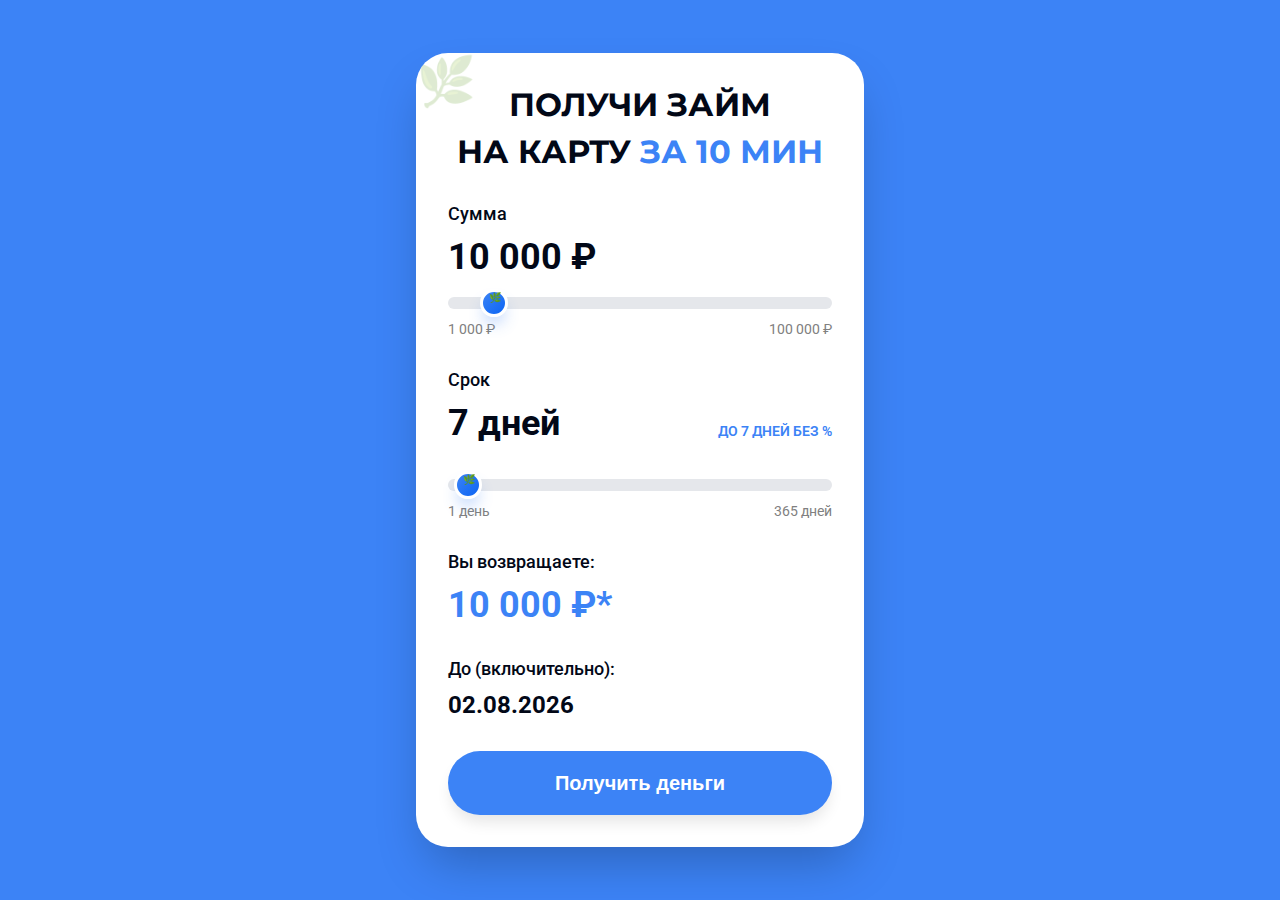
<file: tilda-calculator.html>
<!DOCTYPE html>
<html lang="ru">
<head>
    <meta charset="UTF-8">
    <meta name="viewport" content="width=device-width, initial-scale=1.0">
    <title>Калькулятор займа</title>
    <style>
        @import url("https://fonts.googleapis.com/css2?family=Montserrat:wght@600;700;800&family=Roboto:wght@400;500;600&display=swap");

        * {
            margin: 0;
            padding: 0;
            box-sizing: border-box;
        }

        body {
            font-family: "Roboto", sans-serif;
            background: hsl(217, 91%, 60%);
            min-height: 100vh;
            display: flex;
            align-items: center;
            justify-content: center;
            padding: 12px;
        }

        h1, h2, h3 {
            font-family: "Montserrat", sans-serif;
        }

        .calculator-container {
            width: 100%;
            max-width: 448px;
            background: white;
            border-radius: 32px;
            padding: 32px;
            box-shadow: 0 25px 50px -12px rgba(0, 0, 0, 0.25);
            position: relative;
            overflow: hidden;
        }

        .emoji-decoration {
            position: absolute;
            top: 0;
            left: 0;
            font-size: 48px;
            opacity: 0.2;
            pointer-events: none;
        }

        .content {
            position: relative;
            z-index: 10;
        }

        .title {
            font-size: 32px;
            font-weight: 700;
            text-align: center;
            margin-bottom: 8px;
            color: hsl(222.2, 84%, 4.9%);
        }

        .subtitle {
            font-size: 32px;
            font-weight: 700;
            text-align: center;
            margin-bottom: 32px;
            color: hsl(222.2, 84%, 4.9%);
        }

        .subtitle .highlight {
            color: hsl(217, 91%, 60%);
        }

        .section {
            margin-bottom: 32px;
        }

        .label {
            display: block;
            font-size: 18px;
            font-weight: 500;
            color: hsl(222.2, 84%, 4.9%);
            margin-bottom: 12px;
        }

        .value-display {
            font-size: 36px;
            font-weight: 700;
            color: hsl(222.2, 84%, 4.9%);
            margin-bottom: 16px;
        }

        .slider-container {
            margin-bottom: 8px;
        }

        .slider {
            -webkit-appearance: none;
            appearance: none;
            width: 100%;
            height: 12px;
            border-radius: 9999px;
            background: #e5e7eb;
            outline: none;
            position: relative;
        }

        .slider::-webkit-slider-thumb {
            -webkit-appearance: none;
            appearance: none;
            width: 28px;
            height: 28px;
            border-radius: 50%;
            background: linear-gradient(to bottom right, hsl(217, 91%, 60%), hsl(217, 91%, 50%));
            border: 3px solid white;
            cursor: grab;
            box-shadow: 0 10px 15px -3px rgba(59, 130, 246, 0.3);
            transition: all 0.3s;
            position: relative;
            display: flex;
            align-items: center;
            justify-content: center;
        }

        .slider::-webkit-slider-thumb::before {
            content: '🌿';
            font-size: 10px;
            position: absolute;
            left: 50%;
            top: 50%;
            transform: translate(-50%, -50%);
        }

        .slider::-webkit-slider-thumb:hover {
            transform: scale(1.1);
        }

        .slider::-webkit-slider-thumb:active {
            cursor: grabbing;
            transform: scale(0.95);
        }

        .slider::-moz-range-thumb {
            width: 28px;
            height: 28px;
            border-radius: 50%;
            background: linear-gradient(to bottom right, hsl(217, 91%, 60%), hsl(217, 91%, 50%));
            border: 3px solid white;
            cursor: grab;
            box-shadow: 0 10px 15px -3px rgba(59, 130, 246, 0.3);
            transition: all 0.3s;
            position: relative;
        }

        .slider::-moz-range-thumb:hover {
            transform: scale(1.1);
        }

        .slider::-moz-range-thumb:active {
            cursor: grabbing;
            transform: scale(0.95);
        }

        .slider-labels {
            display: flex;
            justify-content: space-between;
            font-size: 14px;
            color: hsl(0, 0%, 50%);
        }

        .days-header {
            display: flex;
            justify-content: space-between;
            align-items: center;
            margin-bottom: 16px;
        }

        .badge {
            color: hsl(217, 91%, 60%);
            font-size: 14px;
            font-weight: 600;
        }

        .repayment-wrapper {
            display: flex;
            align-items: baseline;
            gap: 12px;
            flex-wrap: wrap;
        }

        .old-price {
            font-size: 20px;
            color: hsl(0, 0%, 50%);
            text-decoration: line-through;
        }

        .repayment-value {
            font-size: 36px;
            font-weight: 700;
            color: hsl(217, 91%, 60%);
        }

        .date-value {
            font-size: 24px;
            font-weight: 700;
            color: hsl(222.2, 84%, 4.9%);
        }

        .button {
            width: 100%;
            height: 64px;
            font-size: 20px;
            font-weight: 700;
            color: white;
            background: hsl(217, 91%, 60%);
            border: none;
            border-radius: 9999px;
            cursor: pointer;
            box-shadow: 0 10px 15px -3px rgba(0, 0, 0, 0.1);
            transition: all 0.2s;
        }

        .button:hover {
            background: hsl(217, 91%, 55%);
            box-shadow: 0 20px 25px -5px rgba(0, 0, 0, 0.1);
        }

        .button:active {
            transform: scale(0.98);
        }

        @media (max-width: 640px) {
            .calculator-container {
                border-radius: 20px;
                padding: 16px;
            }

            .emoji-decoration {
                font-size: 32px;
            }

            .title, .subtitle {
                font-size: 20px;
                margin-bottom: 16px;
            }

            .section {
                margin-bottom: 20px;
            }

            .value-display {
                font-size: 24px;
                margin-bottom: 12px;
            }

            .label {
                font-size: 14px;
                margin-bottom: 8px;
            }

            .slider-labels {
                font-size: 10px;
            }

            .badge {
                font-size: 10px;
            }

            .button {
                height: 48px;
                font-size: 16px;
            }

            .repayment-value {
                font-size: 24px;
            }

            .old-price {
                font-size: 16px;
            }

            .date-value {
                font-size: 18px;
            }
        }
    </style>
</head>
<body>
    <div class="calculator-container">
        <div class="emoji-decoration">🌿</div>

        <div class="content">
            <h1 class="title">ПОЛУЧИ ЗАЙМ</h1>
            <h2 class="subtitle">НА КАРТУ <span class="highlight">ЗА 10 МИН</span></h2>

            <div class="section">
                <label class="label">Сумма</label>
                <div class="value-display" id="amountDisplay">10 000 ₽</div>
                <div class="slider-container" style="position: relative;">
                    <input 
                        type="range" 
                        class="slider" 
                        id="amountSlider" 
                        min="1000" 
                        max="100000" 
                        step="1000" 
                        value="10000"
                    >
                    <div id="amountLeaf" style="position: absolute; top: 0; left: 0; pointer-events: none; font-size: 10px; transition: left 0.1s;">🌿</div>
                </div>
                <div class="slider-labels">
                    <span>1 000 ₽</span>
                    <span>100 000 ₽</span>
                </div>
            </div>

            <div class="section">
                <label class="label">Срок</label>
                <div class="days-header">
                    <div class="value-display" id="daysDisplay">7 дней</div>
                    <div class="badge" id="badge">ДО 7 ДНЕЙ БЕЗ %</div>
                </div>
                <div class="slider-container" style="position: relative;">
                    <input 
                        type="range" 
                        class="slider" 
                        id="daysSlider" 
                        min="1" 
                        max="365" 
                        step="1" 
                        value="7"
                    >
                    <div id="daysLeaf" style="position: absolute; top: 0; left: 0; pointer-events: none; font-size: 10px; transition: left 0.1s;">🌿</div>
                </div>
                <div class="slider-labels">
                    <span>1 день</span>
                    <span>365 дней</span>
                </div>
            </div>

            <div class="section">
                <label class="label">Вы возвращаете:</label>
                <div class="repayment-wrapper" id="repaymentWrapper">
                    <div class="repayment-value" id="totalRepayment">10 000 ₽*</div>
                </div>
            </div>

            <div class="section">
                <label class="label">До (включительно):</label>
                <div class="date-value" id="repaymentDate">19.02.2026</div>
            </div>

            <button class="button" onclick="window.open('https://tuchkafinance.ru/applicationform', '_blank')">Получить деньги</button>
        </div>
    </div>

    <script>
        const amountSlider = document.getElementById('amountSlider');
        const daysSlider = document.getElementById('daysSlider');
        const amountDisplay = document.getElementById('amountDisplay');
        const daysDisplay = document.getElementById('daysDisplay');
        const totalRepayment = document.getElementById('totalRepayment');
        const repaymentDate = document.getElementById('repaymentDate');
        const badge = document.getElementById('badge');
        const repaymentWrapper = document.getElementById('repaymentWrapper');
        const amountLeaf = document.getElementById('amountLeaf');
        const daysLeaf = document.getElementById('daysLeaf');

        const commission = 560;

        function updateLeafPosition(slider, leaf) {
            const percent = (slider.value - slider.min) / (slider.max - slider.min);
            const sliderWidth = slider.offsetWidth;
            const thumbWidth = 28;
            const position = percent * (sliderWidth - thumbWidth) + thumbWidth / 2 - 5;
            leaf.style.left = position + 'px';
            leaf.style.top = '-2px';
        }

        function formatNumber(num) {
            return num.toLocaleString('ru-RU');
        }

        function getDaysWord(days) {
            if (days === 1) return 'день';
            if (days >= 2 && days <= 4) return 'дня';
            return 'дней';
        }

        function formatDate(date) {
            const day = String(date.getDate()).padStart(2, '0');
            const month = String(date.getMonth() + 1).padStart(2, '0');
            const year = date.getFullYear();
            return `${day}.${month}.${year}`;
        }

        function updateCalculator() {
            const amount = parseInt(amountSlider.value);
            const days = parseInt(daysSlider.value);
            
            const interestRate = days <= 7 ? 0 : 0.52;
            const total = amount + (amount * interestRate / 100) + (interestRate === 0 ? 0 : commission);

            const date = new Date();
            date.setDate(date.getDate() + days);

            amountDisplay.textContent = `${formatNumber(amount)} ₽`;
            daysDisplay.textContent = `${days} ${getDaysWord(days)}`;
            repaymentDate.textContent = formatDate(date);

            updateLeafPosition(amountSlider, amountLeaf);
            updateLeafPosition(daysSlider, daysLeaf);

            if (days <= 7) {
                badge.style.display = 'block';
                repaymentWrapper.innerHTML = `<div class="repayment-value">${formatNumber(Math.round(total))} ₽*</div>`;
            } else {
                badge.style.display = 'none';
                const oldPrice = amount + commission;
                repaymentWrapper.innerHTML = `
                    <div class="old-price">${formatNumber(oldPrice)} ₽</div>
                    <div class="repayment-value">${formatNumber(Math.round(total))} ₽</div>
                `;
            }
        }

        amountSlider.addEventListener('input', updateCalculator);
        daysSlider.addEventListener('input', updateCalculator);

        updateCalculator();
    </script>
</body>
</html>
</file>
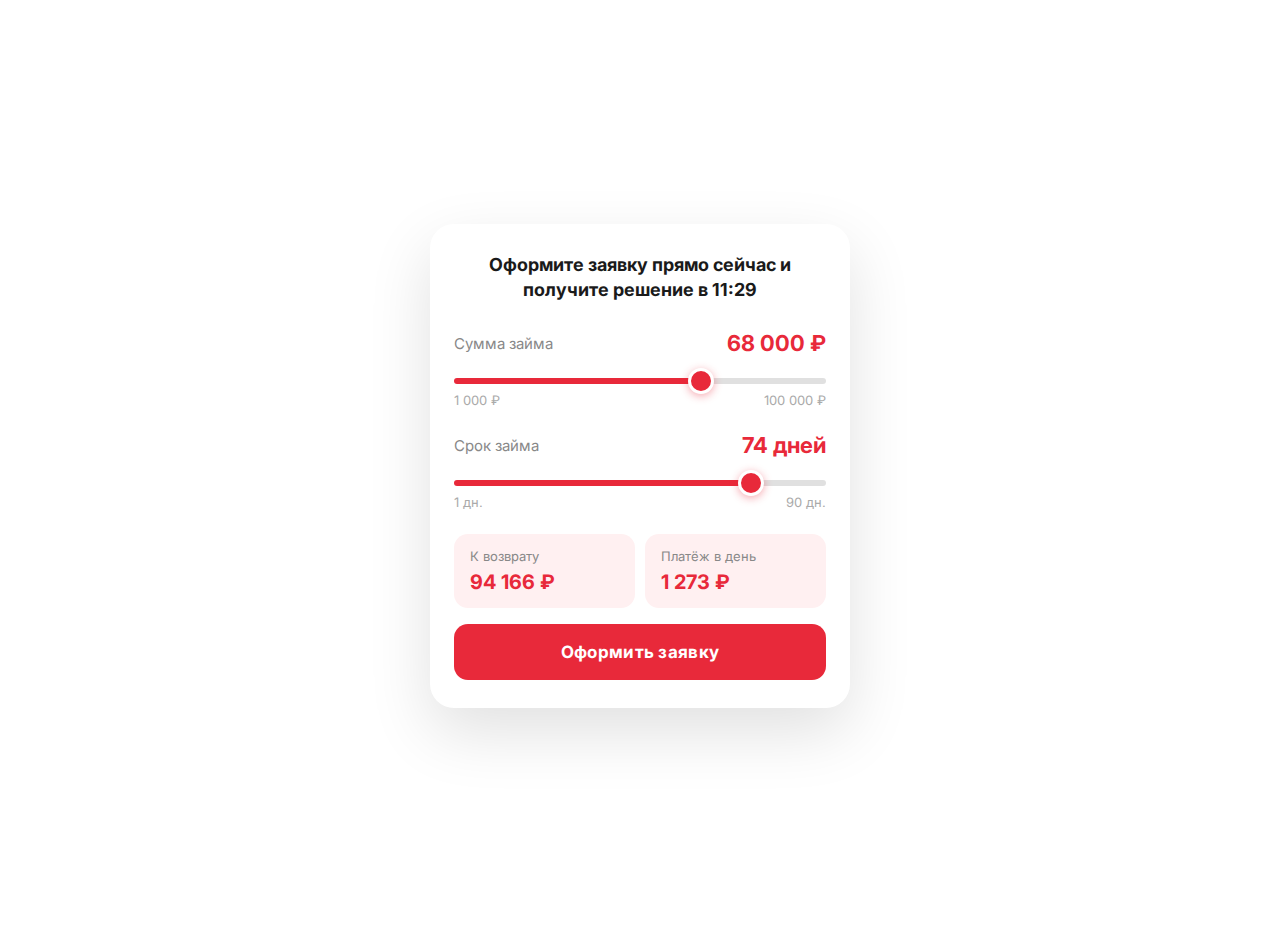
<file: public/embed.html>
<!DOCTYPE html>
<html lang="ru">
<head>
    <meta charset="UTF-8">
    <meta name="viewport" content="width=device-width, initial-scale=1.0">
    <title>Калькулятор займа</title>
    <link rel="preconnect" href="https://fonts.googleapis.com">
    <link rel="preconnect" href="https://fonts.gstatic.com" crossorigin>
    <link href="https://fonts.googleapis.com/css2?family=Inter:wght@400;500;600;700&display=swap" rel="stylesheet">
    <style>
        body {
            margin: 0;
            padding: 1rem;
            background: transparent;
            display: flex;
            align-items: center;
            justify-content: center;
            min-height: 100vh;
            font-family: 'Inter', -apple-system, BlinkMacSystemFont, sans-serif;
        }
    </style>
</head>
<body>

<!-- Калькулятор займа — безопасный код для вставки на любой сайт -->
<style>
    #tuchka-calc,
    #tuchka-calc *,
    #tuchka-calc *::before,
    #tuchka-calc *::after {
        margin: 0;
        padding: 0;
        box-sizing: border-box;
        font-family: 'Inter', -apple-system, BlinkMacSystemFont, sans-serif;
        line-height: normal;
    }

    #tuchka-calc {
        font-family: 'Inter', -apple-system, BlinkMacSystemFont, sans-serif;
        max-width: 420px;
        width: 100%;
        margin: 0 auto;
        background: #ffffff;
        border-radius: 24px;
        padding: 28px 24px;
        box-shadow: 0 24px 64px rgba(0,0,0,0.12);
        display: block;
        box-sizing: border-box;
        overflow: hidden;
    }

    #tuchka-calc .tc-header {
        font-size: 18px;
        font-weight: 700;
        color: #1a1a1a;
        text-align: center;
        line-height: 1.4;
        margin-bottom: 28px;
    }

    #tuchka-calc .tc-row {
        margin-bottom: 24px;
    }

    #tuchka-calc .tc-row-top {
        display: flex;
        justify-content: space-between;
        align-items: center;
        margin-bottom: 12px;
    }

    #tuchka-calc .tc-label {
        font-size: 15px;
        color: #888;
        font-weight: 400;
    }

    #tuchka-calc .tc-val {
        font-size: 22px;
        font-weight: 700;
        color: #e8293a;
    }

    #tuchka-calc input[type="range"] {
        -webkit-appearance: none;
        appearance: none;
        width: 100%;
        height: 6px;
        border-radius: 3px;
        outline: none;
        cursor: pointer;
        background: linear-gradient(to right, #e8293a 0%, #e8293a var(--tc-pct, 67%), #e0e0e0 var(--tc-pct, 67%), #e0e0e0 100%);
        margin: 0 0 8px 0;
        padding: 0;
        border: none;
    }

    #tuchka-calc input[type="range"]::-webkit-slider-thumb {
        -webkit-appearance: none;
        appearance: none;
        width: 26px;
        height: 26px;
        border-radius: 50%;
        background: #e8293a;
        cursor: grab;
        box-shadow: 0 2px 8px rgba(232, 41, 58, 0.4);
        transition: transform 0.15s;
        border: 3px solid #fff;
    }

    #tuchka-calc input[type="range"]::-webkit-slider-thumb:hover {
        transform: scale(1.12);
    }

    #tuchka-calc input[type="range"]::-webkit-slider-thumb:active {
        cursor: grabbing;
        transform: scale(1.05);
    }

    #tuchka-calc input[type="range"]::-moz-range-thumb {
        width: 26px;
        height: 26px;
        border-radius: 50%;
        background: #e8293a;
        cursor: grab;
        border: 3px solid #fff;
        box-shadow: 0 2px 8px rgba(232, 41, 58, 0.4);
        transition: transform 0.15s;
    }

    #tuchka-calc input[type="range"]::-moz-range-track {
        height: 6px;
        border-radius: 3px;
        background: transparent;
    }

    #tuchka-calc .tc-minmax {
        display: flex;
        justify-content: space-between;
        font-size: 13px;
        color: #aaa;
    }

    #tuchka-calc .tc-cards {
        display: grid;
        grid-template-columns: 1fr 1fr;
        gap: 10px;
        margin-bottom: 16px;
    }

    #tuchka-calc .tc-card {
        background: #fff0f1;
        border-radius: 14px;
        padding: 14px 16px;
    }

    #tuchka-calc .tc-card-lbl {
        font-size: 13px;
        color: #888;
        margin-bottom: 6px;
    }

    #tuchka-calc .tc-card-val {
        font-size: 20px;
        font-weight: 700;
        color: #e8293a;
    }

    #tuchka-calc .tc-btn {
        all: unset;
        display: block;
        width: 100%;
        height: 56px;
        font-size: 17px;
        font-weight: 700;
        color: #fff;
        background: #e8293a;
        border: none;
        border-radius: 14px;
        cursor: pointer;
        transition: all 0.2s;
        font-family: 'Inter', -apple-system, BlinkMacSystemFont, sans-serif;
        letter-spacing: 0.3px;
        text-align: center;
        line-height: 56px;
        box-sizing: border-box;
    }

    #tuchka-calc .tc-btn:hover {
        background: #c81f2e;
        transform: translateY(-1px);
        box-shadow: 0 8px 24px rgba(232, 41, 58, 0.35);
    }

    #tuchka-calc .tc-btn:active {
        transform: translateY(0);
    }

    @media (max-width: 480px) {
        #tuchka-calc {
            padding: 22px 18px;
            border-radius: 20px;
            margin-left: 12px;
            margin-right: 12px;
            width: calc(100% - 24px);
        }

        #tuchka-calc .tc-header {
            font-size: 16px;
        }

        #tuchka-calc .tc-val {
            font-size: 19px;
        }

        #tuchka-calc .tc-card-val {
            font-size: 17px;
        }

        #tuchka-calc .tc-btn {
            height: 52px;
            font-size: 16px;
            line-height: 52px;
        }
    }
</style>

<div id="tuchka-calc">
    <div class="tc-header">
        Оформите заявку прямо сейчас и получите решение в <span id="tcTime">--:--</span>
    </div>

    <div class="tc-row">
        <div class="tc-row-top">
            <span class="tc-label">Сумма займа</span>
            <span class="tc-val" id="tcAmt">68 000 ₽</span>
        </div>
        <input type="range" id="tcAmtR" min="1000" max="100000" step="1000" value="68000">
        <div class="tc-minmax">
            <span>1 000 ₽</span>
            <span>100 000 ₽</span>
        </div>
    </div>

    <div class="tc-row">
        <div class="tc-row-top">
            <span class="tc-label">Срок займа</span>
            <span class="tc-val" id="tcDays">74 дней</span>
        </div>
        <input type="range" id="tcDaysR" min="1" max="90" step="1" value="74">
        <div class="tc-minmax">
            <span>1 дн.</span>
            <span>90 дн.</span>
        </div>
    </div>

    <div class="tc-cards">
        <div class="tc-card">
            <div class="tc-card-lbl">К возврату</div>
            <div class="tc-card-val" id="tcTotal">68 000 ₽</div>
        </div>
        <div class="tc-card">
            <div class="tc-card-lbl">Платёж в день</div>
            <div class="tc-card-val" id="tcDaily">919 ₽</div>
        </div>
    </div>

    <button class="tc-btn" id="tcSubmit">Оформить заявку</button>
</div>

<script>
(function(){
    var aR = document.getElementById('tcAmtR');
    var dR = document.getElementById('tcDaysR');
    var aD = document.getElementById('tcAmt');
    var dD = document.getElementById('tcDays');
    var tD = document.getElementById('tcTotal');
    var pD = document.getElementById('tcDaily');
    var tT = document.getElementById('tcTime');
    var btn = document.getElementById('tcSubmit');

    function fmt(n){return n.toLocaleString('ru-RU');}
    function dw(d){return d===1?'день':d>=2&&d<=4?'дня':'дней';}

    function upd(s){
        var mn=parseFloat(s.min),mx=parseFloat(s.max),v=parseFloat(s.value);
        s.style.setProperty('--tc-pct',((v-mn)/(mx-mn))*100+'%');
    }

    function calc(){
        var a=parseInt(aR.value), d=parseInt(dR.value);
        aD.textContent=fmt(a)+' \u20BD';
        dD.textContent=d+' '+dw(d);
        var r=d>7?0.0052:0;
        var t=Math.round(a*(1+r*d));
        var daily=d>0?Math.round(t/d):0;
        tD.textContent=fmt(t)+' \u20BD';
        pD.textContent=fmt(daily)+' \u20BD';
        upd(aR); upd(dR);
    }

    var now=new Date(); now.setMinutes(now.getMinutes()+10);
    tT.textContent=String(now.getHours()).padStart(2,'0')+':'+String(now.getMinutes()).padStart(2,'0');

    btn.addEventListener('click', function(){
        window.open('https://tuchkafinance.ru/applicationform','_blank');
    });

    aR.addEventListener('input', calc);
    dR.addEventListener('input', calc);
    calc();
})();
</script>

</body>
</html>
</file>
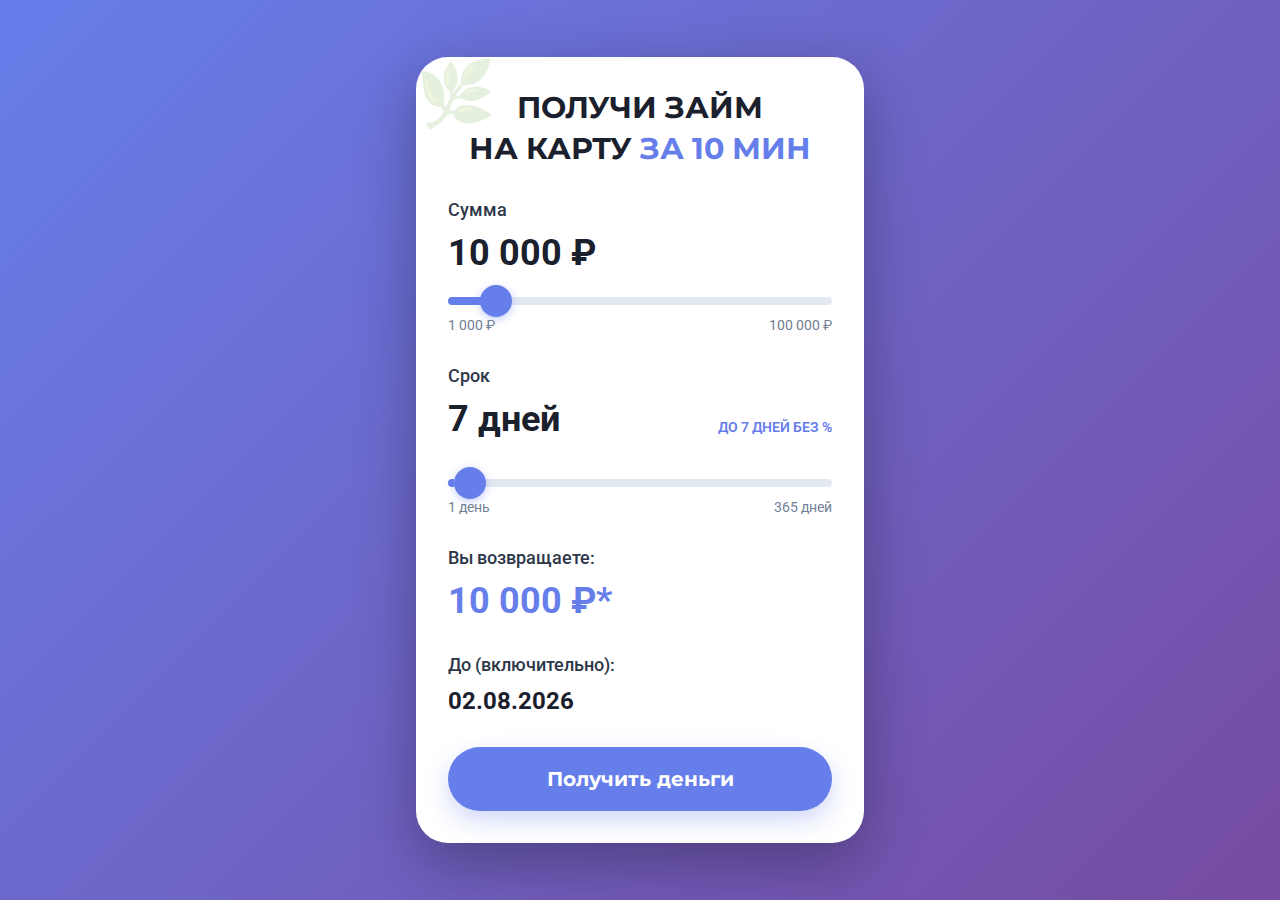
<file: public/tilda-page.html>
<!DOCTYPE html>
<html lang="ru">
<head>
    <meta charset="UTF-8">
    <meta name="viewport" content="width=device-width, initial-scale=1.0">
    <meta name="description" content="Калькулятор займа - получите деньги на карту за 10 минут">
    <title>Калькулятор займа</title>
    <link rel="preconnect" href="https://fonts.googleapis.com">
    <link rel="preconnect" href="https://fonts.gstatic.com" crossorigin>
    <link href="https://fonts.googleapis.com/css2?family=Montserrat:wght@700&family=Roboto:wght@400;500;700&display=swap" rel="stylesheet">
    <style>
        * {
            margin: 0;
            padding: 0;
            box-sizing: border-box;
        }
        
        body {
            font-family: 'Roboto', -apple-system, BlinkMacSystemFont, 'Segoe UI', sans-serif;
            background: linear-gradient(135deg, #667eea 0%, #764ba2 100%);
            min-height: 100vh;
            display: flex;
            align-items: center;
            justify-content: center;
            padding: 1rem;
        }
        
        .loan-calculator {
            background: white;
            border-radius: 2rem;
            padding: 2rem;
            box-shadow: 0 20px 60px rgba(0, 0, 0, 0.3);
            max-width: 28rem;
            width: 100%;
            position: relative;
            overflow: hidden;
        }
        
        .decoration {
            position: absolute;
            top: 0;
            left: 0;
            font-size: 4rem;
            opacity: 0.15;
        }
        
        .calculator-content {
            position: relative;
            z-index: 10;
        }
        
        h1, h2 {
            font-family: 'Montserrat', sans-serif;
            font-weight: 700;
            text-align: center;
            color: #1a202c;
        }
        
        h1 {
            font-size: 1.875rem;
            margin-bottom: 0.25rem;
        }
        
        h2 {
            font-size: 1.875rem;
            margin-bottom: 2rem;
        }
        
        .highlight {
            color: #667eea;
        }
        
        .input-group {
            margin-bottom: 2rem;
        }
        
        .label {
            display: block;
            font-size: 1.125rem;
            font-weight: 500;
            color: #2d3748;
            margin-bottom: 0.75rem;
        }
        
        .value-display {
            font-size: 2.25rem;
            font-weight: 700;
            color: #1a202c;
            margin-bottom: 1rem;
        }
        
        .slider-container {
            margin-bottom: 0.5rem;
        }
        
        input[type="range"] {
            width: 100%;
            height: 8px;
            border-radius: 5px;
            background: linear-gradient(to right, #667eea 0%, #667eea var(--value), #e2e8f0 var(--value), #e2e8f0 100%);
            outline: none;
            -webkit-appearance: none;
        }
        
        input[type="range"]::-webkit-slider-thumb {
            -webkit-appearance: none;
            appearance: none;
            width: 32px;
            height: 32px;
            border-radius: 50%;
            background: #667eea;
            cursor: pointer;
            box-shadow: 0 2px 8px rgba(102, 126, 234, 0.4);
            transition: transform 0.2s;
        }
        
        input[type="range"]::-webkit-slider-thumb:hover {
            transform: scale(1.1);
        }
        
        input[type="range"]::-moz-range-thumb {
            width: 32px;
            height: 32px;
            border-radius: 50%;
            background: #667eea;
            cursor: pointer;
            border: none;
            box-shadow: 0 2px 8px rgba(102, 126, 234, 0.4);
            transition: transform 0.2s;
        }
        
        input[type="range"]::-moz-range-thumb:hover {
            transform: scale(1.1);
        }
        
        .range-labels {
            display: flex;
            justify-content: space-between;
            font-size: 0.875rem;
            color: #718096;
        }
        
        .term-header {
            display: flex;
            justify-content: space-between;
            align-items: center;
            margin-bottom: 1rem;
        }
        
        .promo-badge {
            color: #667eea;
            font-size: 0.875rem;
            font-weight: 600;
        }
        
        .result-display {
            display: flex;
            align-items: baseline;
            gap: 0.75rem;
            flex-wrap: wrap;
        }
        
        .old-price {
            font-size: 1.25rem;
            color: #a0aec0;
            text-decoration: line-through;
        }
        
        .new-price {
            font-size: 2.25rem;
            font-weight: 700;
            color: #667eea;
        }
        
        .date-display {
            font-size: 1.5rem;
            font-weight: 700;
            color: #1a202c;
        }
        
        .submit-button {
            width: 100%;
            height: 4rem;
            font-size: 1.25rem;
            font-weight: 700;
            color: white;
            background: #667eea;
            border: none;
            border-radius: 9999px;
            cursor: pointer;
            box-shadow: 0 10px 25px rgba(102, 126, 234, 0.3);
            transition: all 0.2s;
            font-family: 'Montserrat', sans-serif;
        }
        
        .submit-button:hover {
            background: #5a67d8;
            box-shadow: 0 15px 35px rgba(102, 126, 234, 0.4);
            transform: translateY(-2px);
        }
        
        .submit-button:active {
            transform: translateY(0);
        }
        
        @media (max-width: 640px) {
            .loan-calculator {
                padding: 1.5rem;
                border-radius: 1.5rem;
            }
            
            h1, h2 {
                font-size: 1.5rem;
            }
            
            .value-display {
                font-size: 1.875rem;
            }
            
            .new-price {
                font-size: 1.875rem;
            }
            
            .submit-button {
                height: 3.5rem;
                font-size: 1.125rem;
            }
        }
    </style>
</head>
<body>
    <div class="loan-calculator">
        <div class="decoration">🌿</div>
        
        <div class="calculator-content">
            <h1>ПОЛУЧИ ЗАЙМ</h1>
            <h2>НА КАРТУ <span class="highlight">ЗА 10 МИН</span></h2>
            
            <div class="input-group">
                <label class="label">Сумма</label>
                <div class="value-display" id="amountDisplay">10 000 ₽</div>
                <div class="slider-container">
                    <input type="range" id="amountSlider" min="1000" max="100000" step="1000" value="10000">
                </div>
                <div class="range-labels">
                    <span>1 000 ₽</span>
                    <span>100 000 ₽</span>
                </div>
            </div>
            
            <div class="input-group">
                <label class="label">Срок</label>
                <div class="term-header">
                    <div class="value-display" id="daysDisplay">7 дней</div>
                    <div class="promo-badge" id="promoBadge">ДО 7 ДНЕЙ БЕЗ %</div>
                </div>
                <div class="slider-container">
                    <input type="range" id="daysSlider" min="1" max="365" step="1" value="7">
                </div>
                <div class="range-labels">
                    <span>1 день</span>
                    <span>365 дней</span>
                </div>
            </div>
            
            <div class="input-group">
                <label class="label">Вы возвращаете:</label>
                <div class="result-display">
                    <div class="old-price" id="oldPrice" style="display: none;">10 560 ₽</div>
                    <div class="new-price" id="newPrice">10 000 ₽*</div>
                </div>
            </div>
            
            <div class="input-group">
                <label class="label">До (включительно):</label>
                <div class="date-display" id="dateDisplay">18.02.2026</div>
            </div>
            
            <button class="submit-button" onclick="handleSubmit()">
                Получить деньги
            </button>
        </div>
    </div>
    
    <script>
        const amountSlider = document.getElementById('amountSlider');
        const daysSlider = document.getElementById('daysSlider');
        const amountDisplay = document.getElementById('amountDisplay');
        const daysDisplay = document.getElementById('daysDisplay');
        const promoBadge = document.getElementById('promoBadge');
        const oldPrice = document.getElementById('oldPrice');
        const newPrice = document.getElementById('newPrice');
        const dateDisplay = document.getElementById('dateDisplay');
        
        const commission = 560;
        
        function formatNumber(num) {
            return num.toLocaleString('ru-RU');
        }
        
        function getDaysWord(days) {
            if (days === 1) return 'день';
            if (days >= 2 && days <= 4) return 'дня';
            return 'дней';
        }
        
        function formatDate(date) {
            const day = String(date.getDate()).padStart(2, '0');
            const month = String(date.getMonth() + 1).padStart(2, '0');
            const year = date.getFullYear();
            return `${day}.${month}.${year}`;
        }
        
        function updateSliderBackground(slider, value, min, max) {
            const percent = ((value - min) / (max - min)) * 100;
            slider.style.setProperty('--value', percent + '%');
        }
        
        function calculate() {
            const amount = parseInt(amountSlider.value);
            const days = parseInt(daysSlider.value);
            
            amountDisplay.textContent = `${formatNumber(amount)} ₽`;
            daysDisplay.textContent = `${days} ${getDaysWord(days)}`;
            
            if (days <= 7) {
                promoBadge.style.display = 'block';
            } else {
                promoBadge.style.display = 'none';
            }
            
            const interestRate = days <= 7 ? 0 : 1;
            const totalRepayment = amount + (amount * interestRate / 100) + (interestRate === 0 ? 0 : commission);
            
            if (interestRate > 0) {
                oldPrice.style.display = 'block';
                oldPrice.textContent = `${formatNumber(amount + commission)} ₽`;
                newPrice.textContent = `${formatNumber(totalRepayment)} ₽`;
            } else {
                oldPrice.style.display = 'none';
                newPrice.textContent = `${formatNumber(totalRepayment)} ₽*`;
            }
            
            const repaymentDate = new Date();
            repaymentDate.setDate(repaymentDate.getDate() + days);
            dateDisplay.textContent = formatDate(repaymentDate);
            
            updateSliderBackground(amountSlider, amount, 1000, 100000);
            updateSliderBackground(daysSlider, days, 1, 365);
        }
        
        function handleSubmit() {
            const amount = parseInt(amountSlider.value);
            const days = parseInt(daysSlider.value);
            alert(`Заявка на займ:\nСумма: ${formatNumber(amount)} ₽\nСрок: ${days} ${getDaysWord(days)}`);
        }
        
        amountSlider.addEventListener('input', calculate);
        daysSlider.addEventListener('input', calculate);
        
        calculate();
    </script>
</body>
</html>
</file>
